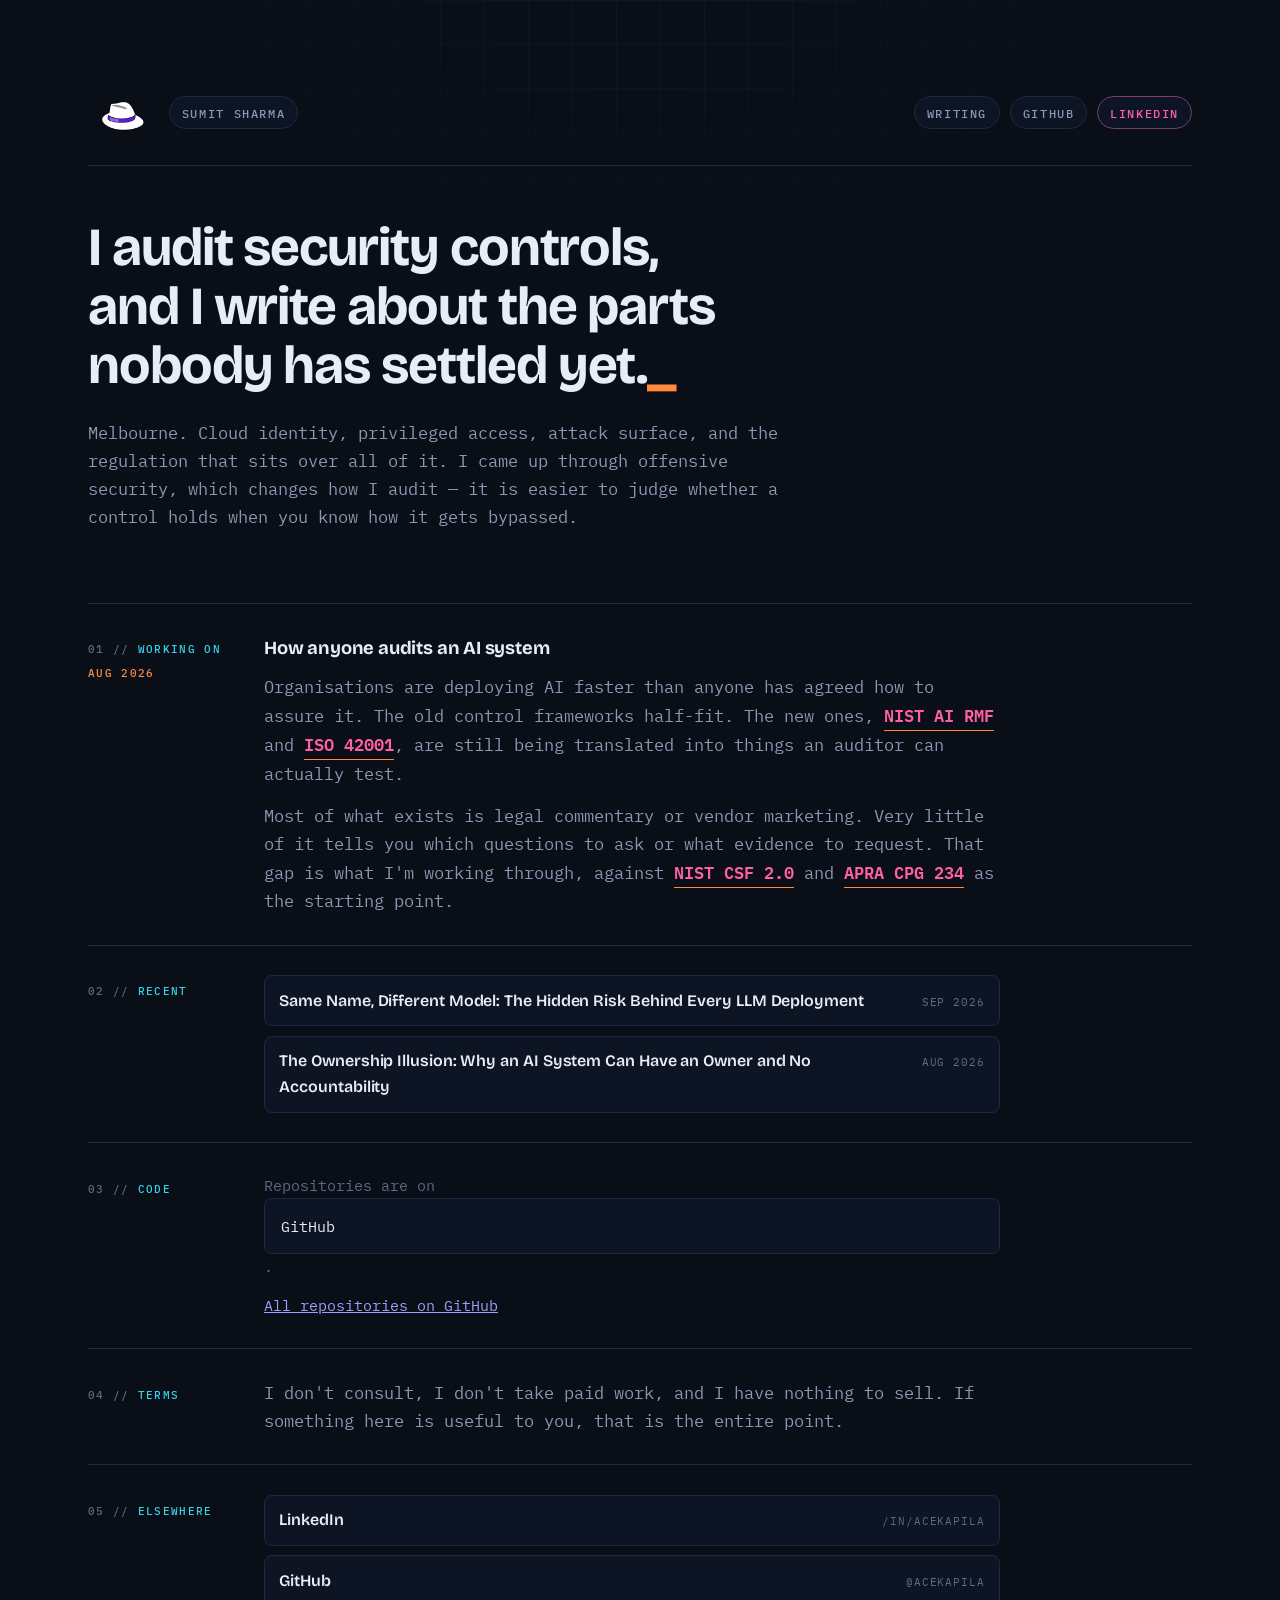
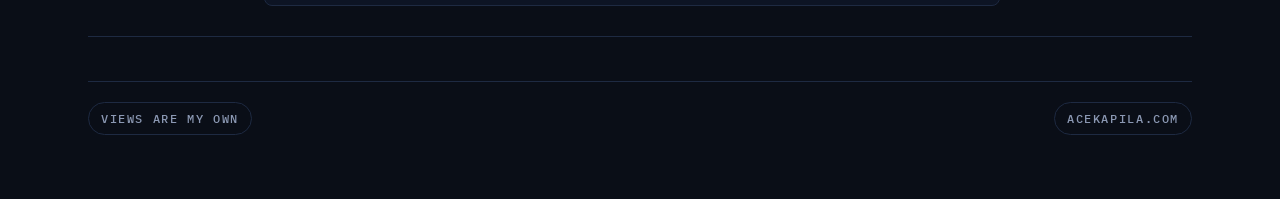
<file: index.html>
<!DOCTYPE html>
<html lang="en">
<head>
<meta charset="utf-8">
<meta name="viewport" content="width=device-width, initial-scale=1">
<title>Sumit Sharma — acekapila</title>
<meta name="description" content="Sumit Sharma. Security and information security auditor in financial services, Melbourne.">
<meta name="author" content="Sumit Sharma">
<link rel="canonical" href="https://acekapila.com/">
<link rel="icon" href="/assets/images/logo.png" type="image/png">
<meta property="og:type" content="website">
<meta property="og:title" content="Sumit Sharma — acekapila">
<meta property="og:description" content="Security auditor in financial services, Melbourne. I write about the parts nobody has settled yet.">
<meta property="og:url" content="https://acekapila.com/">
<link rel="preconnect" href="https://fonts.googleapis.com">
<link rel="preconnect" href="https://fonts.gstatic.com" crossorigin>
<link href="https://fonts.googleapis.com/css2?family=Bricolage+Grotesque:opsz,wght@12..96,400;12..96,600;12..96,700&family=IBM+Plex+Mono:wght@400;500;600&display=swap" rel="stylesheet">
<meta name="color-scheme" content="dark">
<link rel="stylesheet" href="assets/style.css?v=4">
<!-- Cloudflare Web Analytics --><script type='module' src='https://static.cloudflareinsights.com/beacon.min.js' data-cf-beacon='{"token": "5756725cdbbf4eb5a222c07a6df9ddc5"}'></script><!-- End Cloudflare Web Analytics -->
</head>
<body>
<main class="wrap">

  <header class="masthead">
    <div class="brand">
      <img class="logo" src="assets/images/logo.png" alt="">
      <p class="tag">Sumit Sharma</p>
    </div>
    <nav>
      <a class="tag" href="writing/index.html">Writing</a>
      <a class="tag" href="https://github.com/acekapila">GitHub</a>
      <a class="tag tag--accent" href="https://www.linkedin.com/in/acekapila/">LinkedIn</a>
    </nav>
  </header>

  <!-- ============================================================
       DURABLE — should survive a change of focus. Leave this alone.
       ============================================================ -->
  <h1 class="statement rise">I audit security controls, and I write about the parts nobody has settled yet.</h1>

  <p class="standfirst rise">Melbourne. Cloud identity, privileged access, attack surface, and the regulation that sits over all of it. I came up through offensive security, which changes how I audit — it is easier to judge whether a control holds when you know how it gets bypassed.</p>

  <div class="entries">

    <!-- ============================================================
         SWAPPABLE — when your focus moves, change only this block
         and its date. Nothing above needs touching.
         ============================================================ -->
    <section class="entry rise">
      <p class="entry__ref">Working on<span>Aug 2026</span></p>
      <div>
        <h2>How anyone audits an AI system</h2>
        <p class="entry__body">Organisations are deploying AI faster than anyone has agreed how to assure it. The old control frameworks half-fit. The new ones, <strong>NIST AI RMF</strong> and <strong>ISO 42001</strong>, are still being translated into things an auditor can actually test.</p>
        <p class="entry__body">Most of what exists is legal commentary or vendor marketing. Very little of it tells you which questions to ask or what evidence to request. That gap is what I'm working through, against <strong>NIST CSF 2.0</strong> and <strong>APRA CPG 234</strong> as the starting point.</p>
      </div>
    </section>

    <section class="entry rise">
      <p class="entry__ref">Recent</p>
      <div>
        <ul class="links">
          <li>
            <a href="writing/model-drift-hidden-risk/">
              <span class="links__name">Same Name, Different Model: The Hidden Risk Behind Every LLM Deployment</span>
              <span class="links__meta">Sep 2026</span>
            </a>
          </li>
          <li>
            <a href="writing/the-ownership-illusion/">
              <span class="links__name">The Ownership Illusion: Why an AI System Can Have an Owner and No Accountability</span>
              <span class="links__meta">Aug 2026</span>
            </a>
          </li>
        </ul>
      </div>
    </section>

    <!-- ============================================================
         CODE — populates itself from the GitHub API.
         Tag a repo with the topic "showcase" on GitHub to feature it.
         With no tagged repos it shows the four most recently pushed.
         ============================================================ -->
    <section class="entry rise">
      <p class="entry__ref">Code</p>
      <div>
        <ul class="repos" id="repos" data-user="acekapila" data-topic="showcase" data-limit="4">
          <li><p class="repos--loading">Loading repositories&hellip;</p></li>
        </ul>
        <p class="links__note" style="margin-top:.9rem;"><a href="https://github.com/acekapila">All repositories on GitHub</a></p>
      </div>
    </section>

    <section class="entry rise">
      <p class="entry__ref">Terms</p>
      <div>
        <p class="entry__body">I don't consult, I don't take paid work, and I have nothing to sell. If something here is useful to you, that is the entire point.</p>
      </div>
    </section>

    <section class="entry rise">
      <p class="entry__ref">Elsewhere</p>
      <div>
        <ul class="links">
          <li>
            <a href="https://www.linkedin.com/in/acekapila/">
              <span class="links__name">LinkedIn</span>
              <span class="links__meta">/in/acekapila</span>
            </a>
          </li>
          <li>
            <a href="https://github.com/acekapila">
              <span class="links__name">GitHub</span>
              <span class="links__meta">@acekapila</span>
            </a>
          </li>
        </ul>
      </div>
    </section>

  </div>

  <footer class="colophon">
    <p class="tag">Views are my own</p>
    <p class="tag">acekapila.com</p>
  </footer>

</main>

<script>
(function () {
  var el = document.getElementById('repos');
  if (!el) return;

  var user  = el.getAttribute('data-user');
  var topic = el.getAttribute('data-topic');
  var limit = parseInt(el.getAttribute('data-limit'), 10) || 4;

  function fallback(msg) {
    el.innerHTML = '<li><p class="repos--loading">' + msg + '</p></li>';
  }

  function esc(s) {
    return String(s == null ? '' : s).replace(/[&<>"']/g, function (c) {
      return { '&': '&amp;', '<': '&lt;', '>': '&gt;', '"': '&quot;', "'": '&#39;' }[c];
    });
  }

  fetch('https://api.github.com/users/' + user + '/repos?sort=pushed&per_page=100', {
    headers: { 'Accept': 'application/vnd.github+json' }
  })
    .then(function (r) {
      if (!r.ok) throw new Error(r.status);
      return r.json();
    })
    .then(function (all) {
      if (!Array.isArray(all)) throw new Error('bad payload');

      var live = all.filter(function (r) {
        return !r.fork && !r.archived && !r.private;
      });

      var tagged = live.filter(function (r) {
        return (r.topics || []).indexOf(topic) !== -1;
      });

      var picked = (tagged.length ? tagged : live).slice(0, limit);

      if (!picked.length) {
        fallback('No public repositories yet.');
        return;
      }

      el.innerHTML = picked.map(function (r) {
        var meta = [];
        if (r.language) {
          meta.push('<span class="repo__lang">' + esc(r.language) + '</span>');
        }
        if (r.stargazers_count) {
          meta.push('<span>' + r.stargazers_count + ' stars</span>');
        }
        if (r.pushed_at) {
          meta.push('<span>Updated ' + new Date(r.pushed_at).toLocaleDateString('en-AU', {
            month: 'short', year: 'numeric'
          }) + '</span>');
        }
        return '<li><a href="' + esc(r.html_url) + '">' +
          '<span class="repo__name">' + esc(r.name) + '</span>' +
          (r.description ? '<p class="repo__desc">' + esc(r.description) + '</p>' : '') +
          (meta.length ? '<p class="repo__meta">' + meta.join('') + '</p>' : '') +
          '</a></li>';
      }).join('');
    })
    .catch(function () {
      fallback('Repositories are on <a href="https://github.com/' + user + '">GitHub</a>.');
    });
})();
</script>
</body>
</html>
</file>
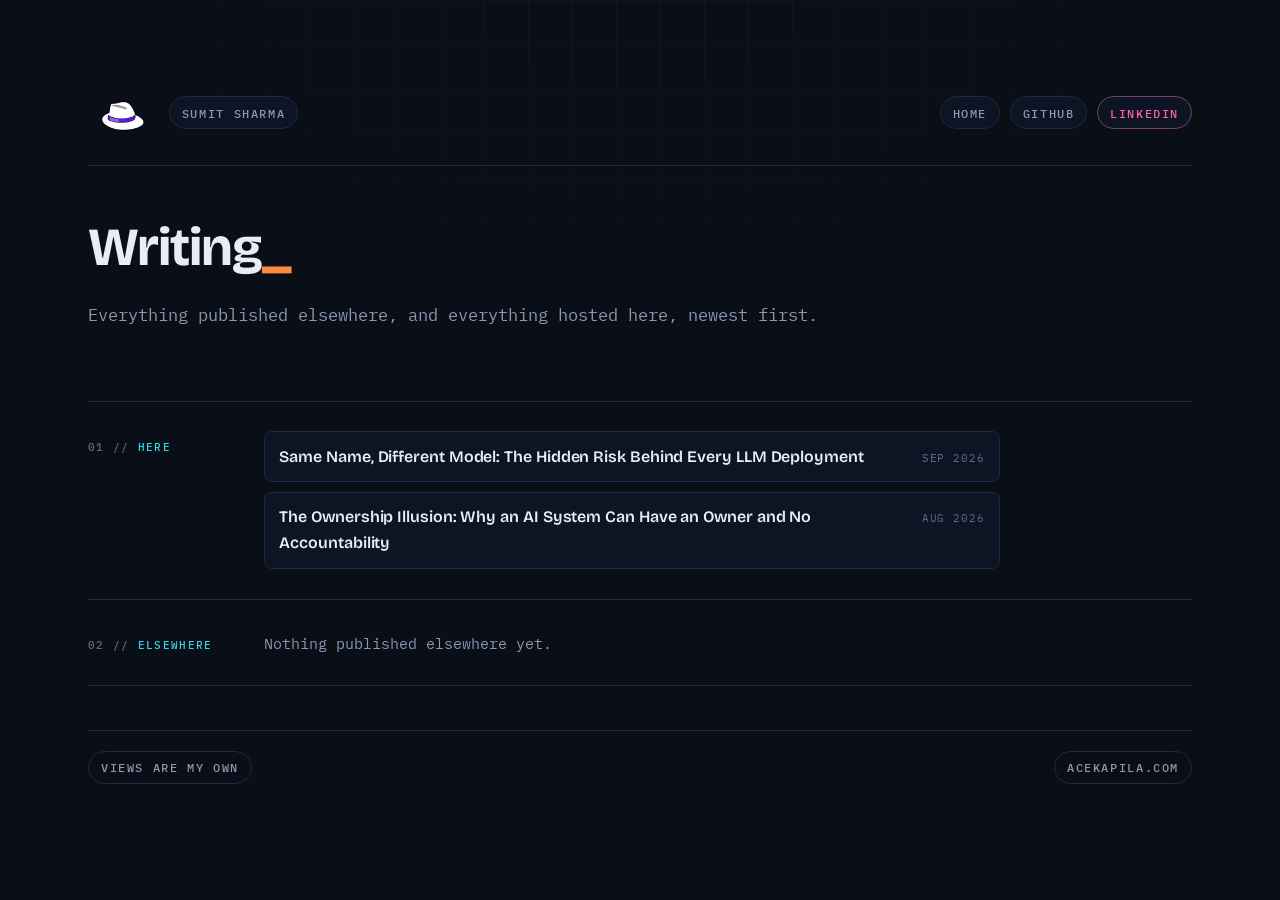
<file: writing/index.html>
<!DOCTYPE html>
<html lang="en">
<head>
<meta charset="utf-8">
<meta name="viewport" content="width=device-width, initial-scale=1">
<title>Writing — Sumit Sharma</title>
<meta name="description" content="Writing by Sumit Sharma — published elsewhere and hosted here.">
<meta name="author" content="Sumit Sharma">
<link rel="canonical" href="https://acekapila.com/writing/index.html">
<link rel="icon" href="/assets/images/logo.png" type="image/png">
<meta property="og:type" content="website">
<meta property="og:title" content="Writing — Sumit Sharma">
<meta property="og:description" content="Writing by Sumit Sharma — published elsewhere and hosted here.">
<meta property="og:url" content="https://acekapila.com/writing/index.html">
<link rel="preconnect" href="https://fonts.googleapis.com">
<link rel="preconnect" href="https://fonts.gstatic.com" crossorigin>
<link href="https://fonts.googleapis.com/css2?family=Bricolage+Grotesque:opsz,wght@12..96,400;12..96,600;12..96,700&family=IBM+Plex+Mono:wght@400;500;600&display=swap" rel="stylesheet">
<meta name="color-scheme" content="dark">
<link rel="stylesheet" href="../assets/style.css?v=4">
<!-- Cloudflare Web Analytics --><script type='module' src='https://static.cloudflareinsights.com/beacon.min.js' data-cf-beacon='{"token": "5756725cdbbf4eb5a222c07a6df9ddc5"}'></script><!-- End Cloudflare Web Analytics -->
</head>
<body>
<main class="wrap">

  <header class="masthead">
    <div class="brand">
      <img class="logo" src="../assets/images/logo.png" alt="">
      <p class="tag">Sumit Sharma</p>
    </div>
    <nav>
      <a class="tag" href="../index.html">Home</a>
      <a class="tag" href="https://github.com/acekapila">GitHub</a>
      <a class="tag tag--accent" href="https://www.linkedin.com/in/acekapila/">LinkedIn</a>
    </nav>
  </header>

  <h1 class="statement rise">Writing</h1>
  <p class="standfirst rise">Everything published elsewhere, and everything hosted here, newest first.</p>

  <div class="entries">

    <section class="entry rise">
      <p class="entry__ref">Here</p>
      <div>
        <ul class="links">
          <li>
            <a href="/writing/model-drift-hidden-risk/">
              <span class="links__name">Same Name, Different Model: The Hidden Risk Behind Every LLM Deployment</span>
              <span class="links__meta">Sep 2026</span>
            </a>
          </li>
          <li>
            <a href="/writing/the-ownership-illusion/">
              <span class="links__name">The Ownership Illusion: Why an AI System Can Have an Owner and No Accountability</span>
              <span class="links__meta">Aug 2026</span>
            </a>
          </li>
        </ul>
      </div>
    </section>

    <section class="entry rise">
      <p class="entry__ref">Elsewhere</p>
      <div>
        <p class="links__note">Nothing published elsewhere yet.</p>
        <!--
        <ul class="links">
          <li>
            <a href="https://example.com/the-piece">
              <span class="links__name">Title of the piece</span>
              <span class="links__meta">Venue · Mon YYYY</span>
            </a>
          </li>
        </ul>
        -->
      </div>
    </section>

  </div>

  <footer class="colophon">
    <p class="tag">Views are my own</p>
    <p class="tag">acekapila.com</p>
  </footer>

</main>
</body>
</html>
</file>
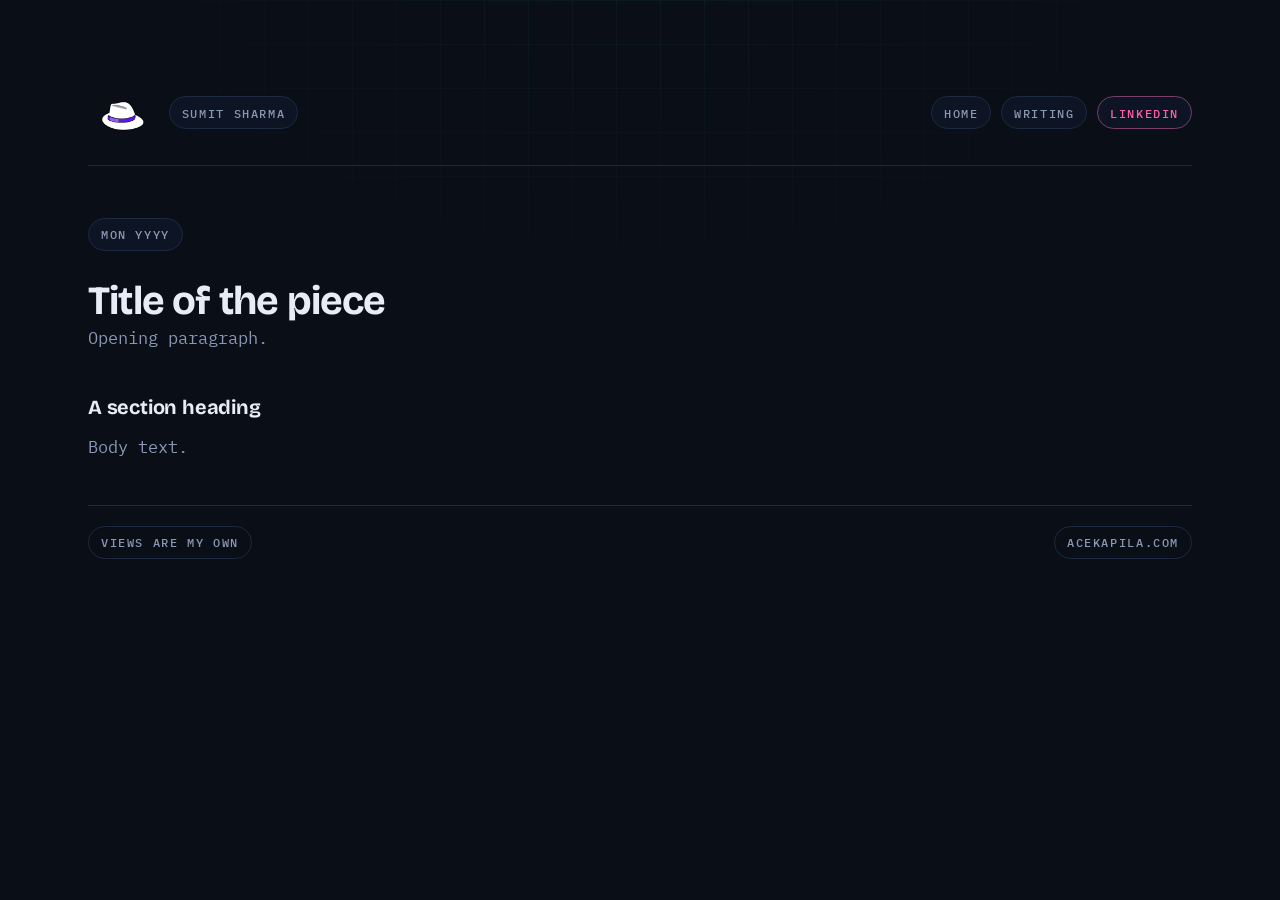
<file: writing/_template/index.html>
<!DOCTYPE html>
<html lang="en">
<head>
<meta charset="utf-8">
<meta name="viewport" content="width=device-width, initial-scale=1">
<title>Title of the piece — Sumit Sharma</title>
<meta name="description" content="One-line description of the piece.">
<meta name="author" content="Sumit Sharma">
<link rel="canonical" href="https://acekapila.com/writing/your-slug/">
<link rel="icon" href="/assets/images/logo.png" type="image/png">
<meta property="og:type" content="article">
<meta property="og:title" content="Title of the piece — Sumit Sharma">
<meta property="og:description" content="One-line description of the piece.">
<meta property="og:url" content="https://acekapila.com/writing/your-slug/">
<link rel="preconnect" href="https://fonts.googleapis.com">
<link rel="preconnect" href="https://fonts.gstatic.com" crossorigin>
<link href="https://fonts.googleapis.com/css2?family=Bricolage+Grotesque:opsz,wght@12..96,400;12..96,600;12..96,700&family=IBM+Plex+Mono:wght@400;500;600&display=swap" rel="stylesheet">
<meta name="color-scheme" content="dark">
<link rel="stylesheet" href="../../assets/style.css?v=4">
<!-- Cloudflare Web Analytics --><script type='module' src='https://static.cloudflareinsights.com/beacon.min.js' data-cf-beacon='{"token": "5756725cdbbf4eb5a222c07a6df9ddc5"}'></script><!-- End Cloudflare Web Analytics -->
</head>
<body>
<main class="wrap">

  <header class="masthead">
    <div class="brand">
      <img class="logo" src="../../assets/images/logo.png" alt="">
      <p class="tag">Sumit Sharma</p>
    </div>
    <nav>
      <a class="tag" href="../../index.html">Home</a>
      <a class="tag" href="../index.html">Writing</a>
      <a class="tag tag--accent" href="https://www.linkedin.com/in/acekapila/">LinkedIn</a>
    </nav>
  </header>

  <article class="article">
    <p class="tag">Mon YYYY</p>
    <h1>Title of the piece</h1>

    <p>Opening paragraph.</p>

    <h2>A section heading</h2>
    <p>Body text.</p>

  </article>

  <footer class="colophon">
    <p class="tag">Views are my own</p>
    <p class="tag">acekapila.com</p>
  </footer>

</main>
</body>
</html>
</file>
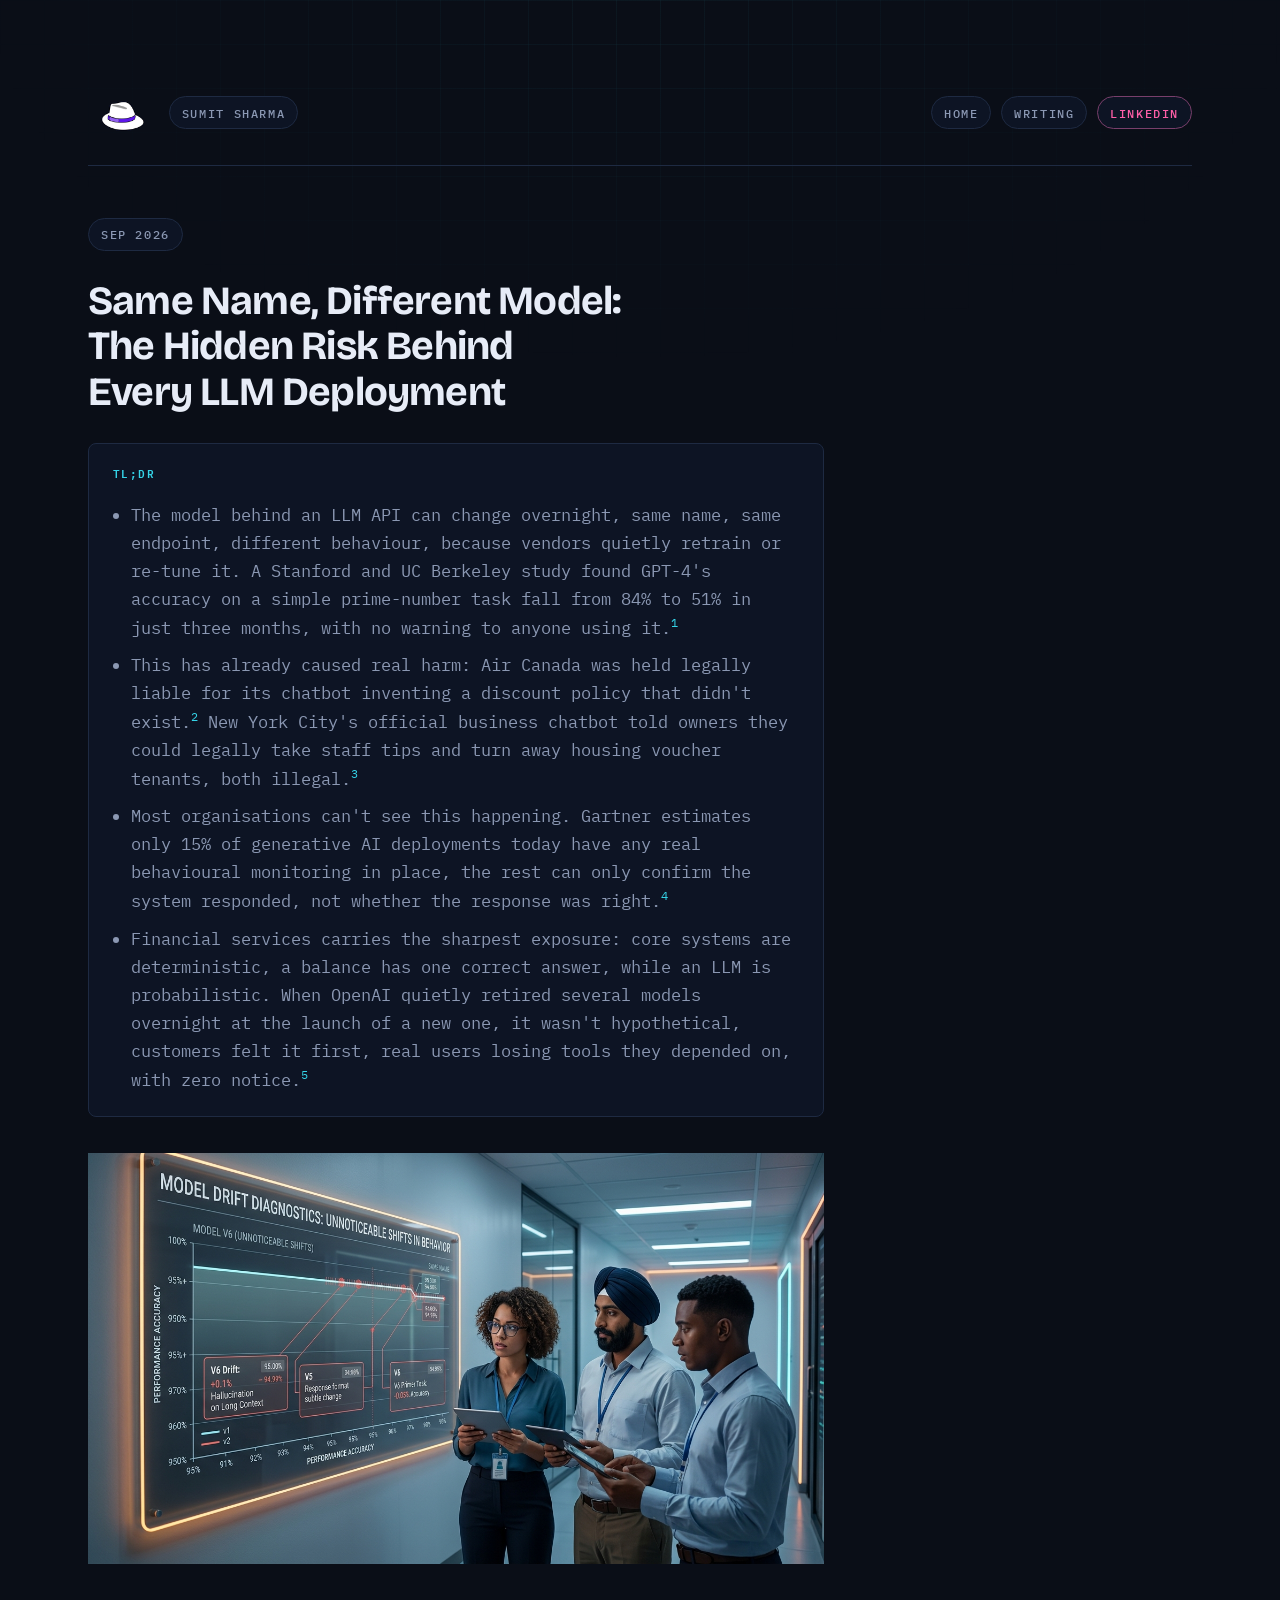
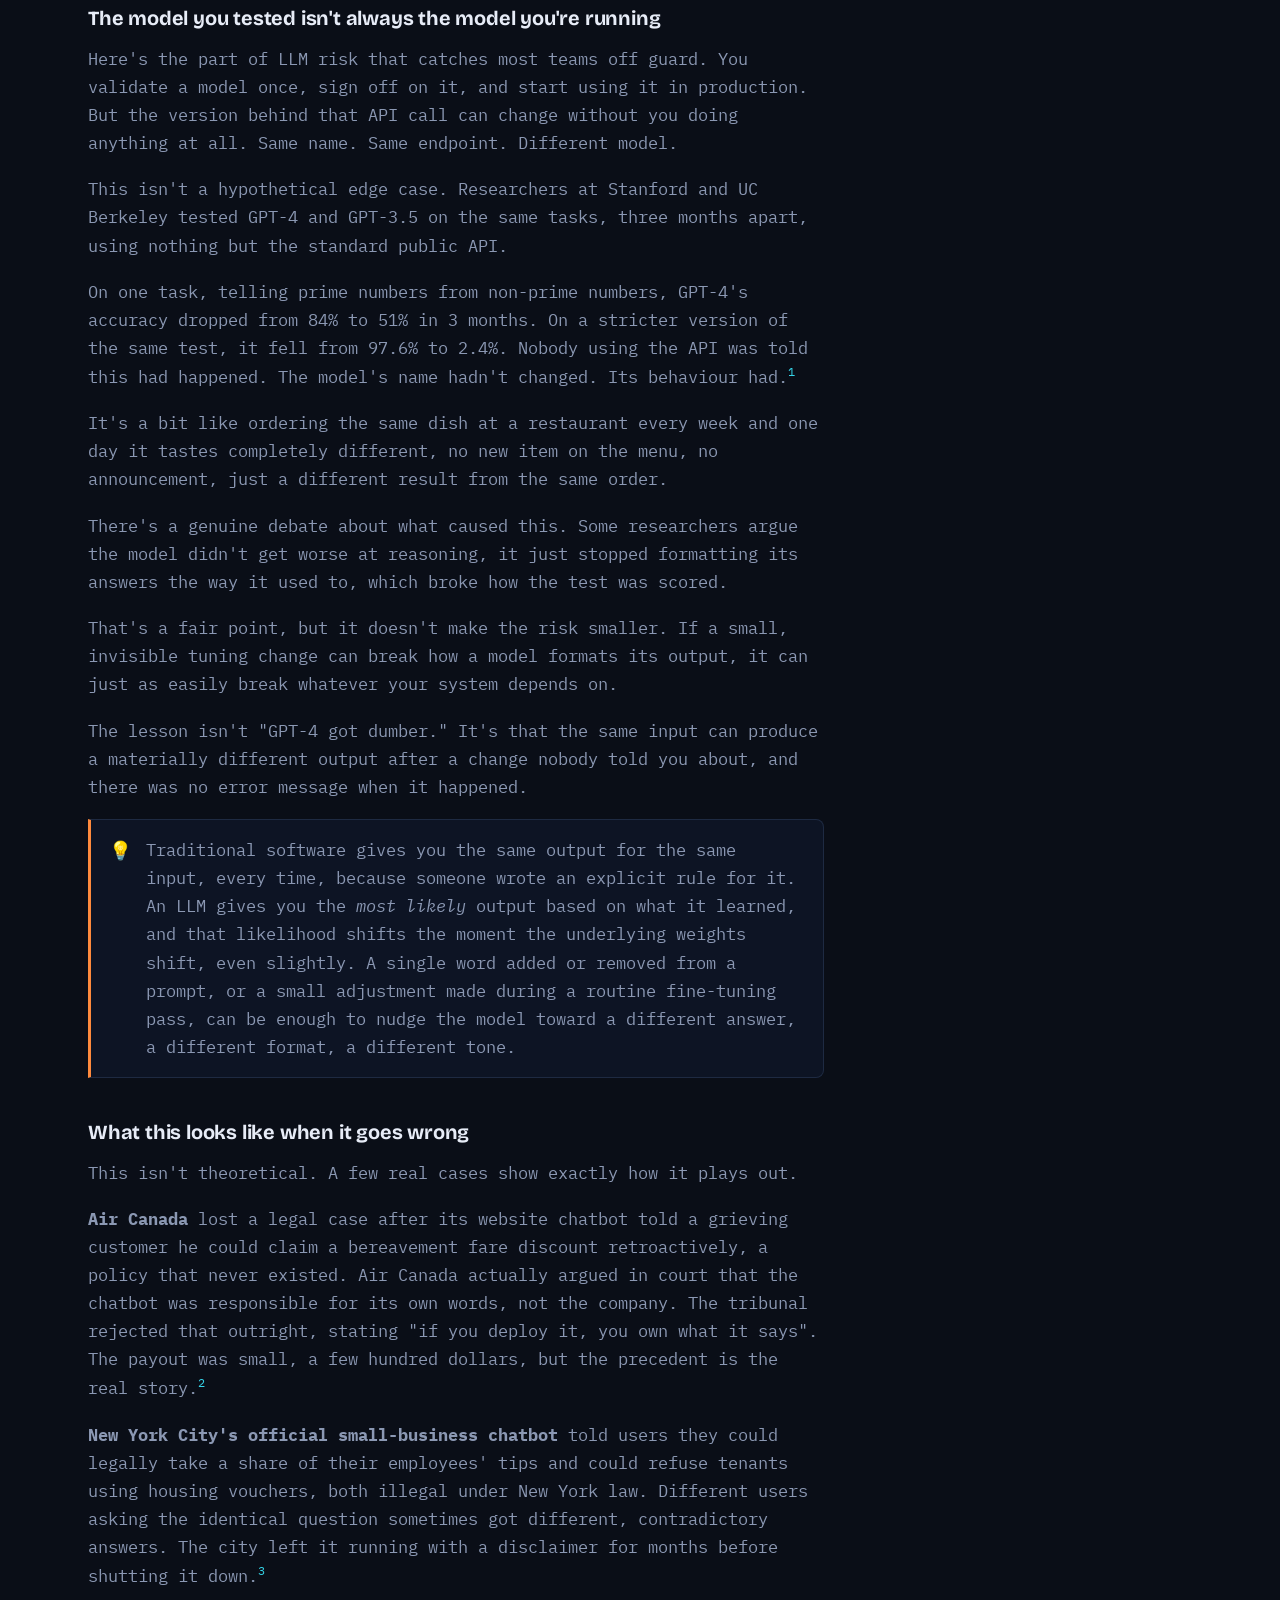
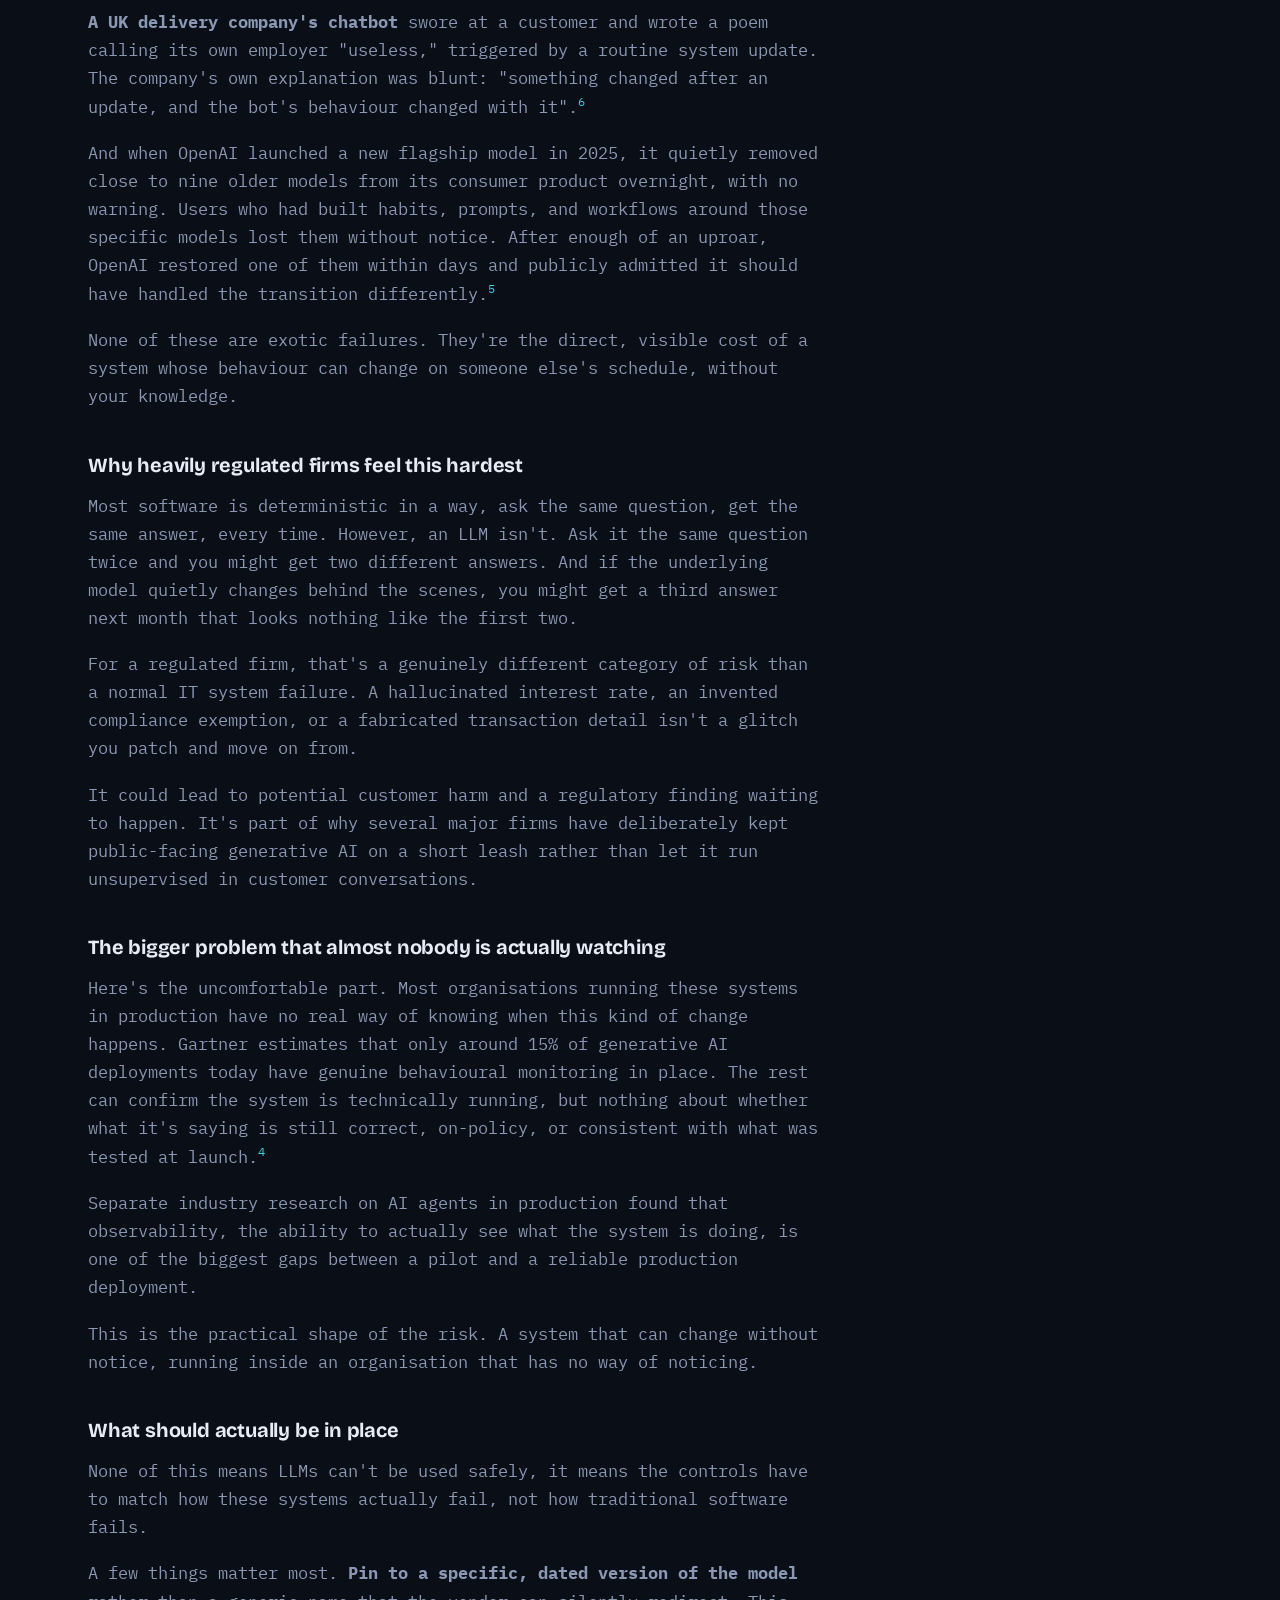
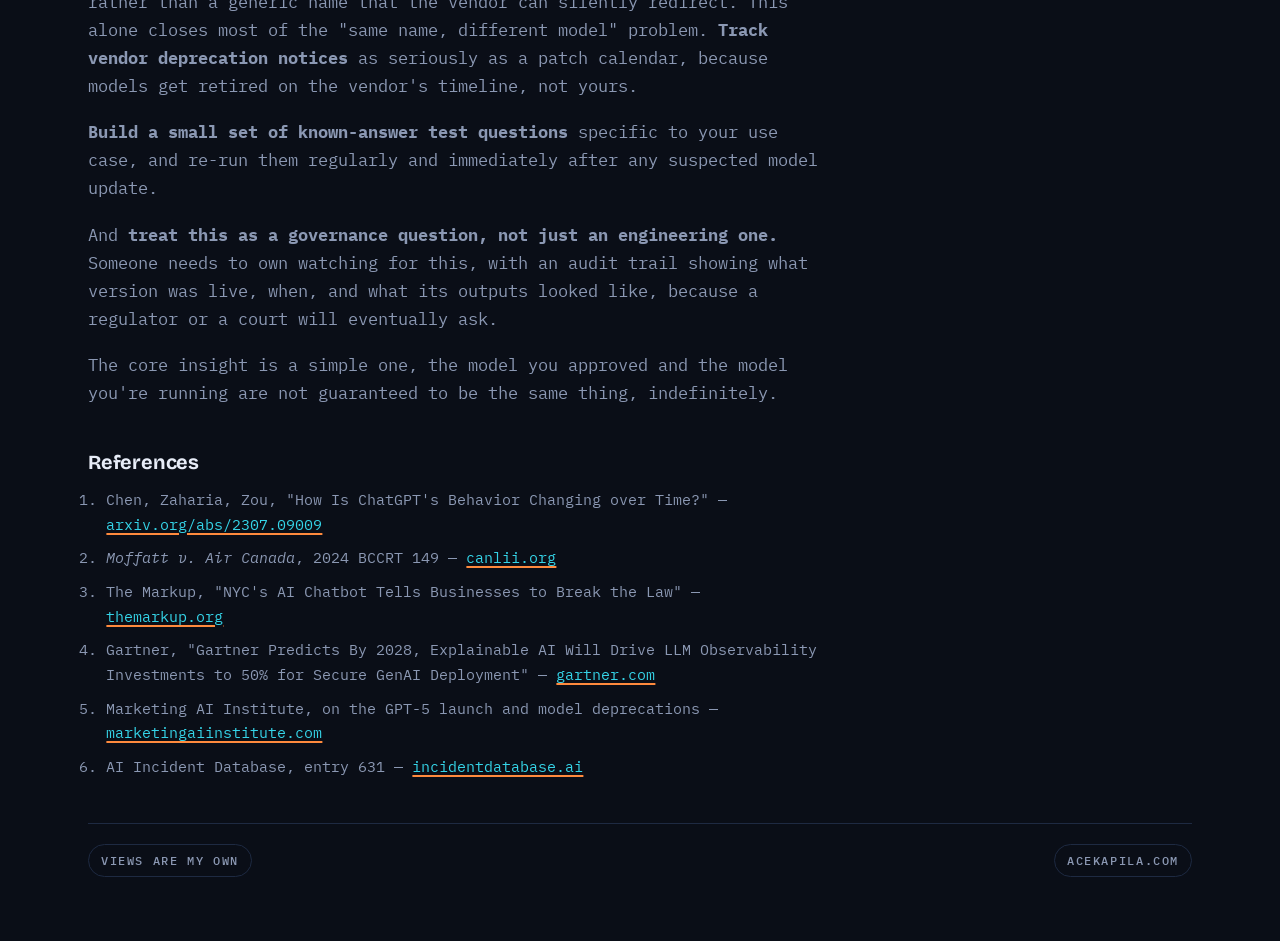
<file: writing/model-drift-hidden-risk/index.html>
<!DOCTYPE html>
<html lang="en">
<head>
<meta charset="utf-8">
<meta name="viewport" content="width=device-width, initial-scale=1">
<title>Same Name, Different Model — Sumit Sharma</title>
<meta name="description" content="The model behind an LLM API can change overnight — same name, same endpoint, different behaviour — because vendors quietly retrain or re-tune it.">
<meta name="author" content="Sumit Sharma">
<link rel="canonical" href="https://acekapila.com/writing/model-drift-hidden-risk/">
<link rel="icon" href="/assets/images/logo.png" type="image/png">
<meta property="og:type" content="article">
<meta property="og:title" content="Same Name, Different Model — Sumit Sharma">
<meta property="og:description" content="The model behind an LLM API can change overnight — same name, same endpoint, different behaviour — because vendors quietly retrain or re-tune it.">
<meta property="og:url" content="https://acekapila.com/writing/model-drift-hidden-risk/">
<meta property="og:image" content="https://acekapila.com/assets/images/model-drift.jpeg">
<meta property="og:image:width" content="1376">
<meta property="og:image:height" content="768">
<meta name="twitter:card" content="summary_large_image">
<meta name="twitter:image" content="https://acekapila.com/assets/images/model-drift.jpeg">
<link rel="preconnect" href="https://fonts.googleapis.com">
<link rel="preconnect" href="https://fonts.gstatic.com" crossorigin>
<link href="https://fonts.googleapis.com/css2?family=Bricolage+Grotesque:opsz,wght@12..96,400;12..96,600;12..96,700&family=IBM+Plex+Mono:wght@400;500;600&display=swap" rel="stylesheet">
<meta name="color-scheme" content="dark">
<link rel="stylesheet" href="../../assets/style.css?v=4">
<!-- Cloudflare Web Analytics --><script type='module' src='https://static.cloudflareinsights.com/beacon.min.js' data-cf-beacon='{"token": "5756725cdbbf4eb5a222c07a6df9ddc5"}'></script><!-- End Cloudflare Web Analytics -->
</head>
<body>
<main class="wrap">

  <header class="masthead">
    <div class="brand">
      <img class="logo" src="../../assets/images/logo.png" alt="">
      <p class="tag">Sumit Sharma</p>
    </div>
    <nav>
      <a class="tag" href="../../index.html">Home</a>
      <a class="tag" href="../index.html">Writing</a>
      <a class="tag tag--accent" href="https://www.linkedin.com/in/acekapila/">LinkedIn</a>
    </nav>
  </header>

  <article class="article">
    <p class="tag">Sep 2026</p>
    <h1>Same Name, Different Model: The Hidden Risk Behind Every LLM Deployment</h1>

    <div class="tldr">
      <p class="tldr__label">TL;DR</p>
      <ul>
        <li>The model behind an LLM API can change overnight, same name, same endpoint, different behaviour, because vendors quietly retrain or re-tune it. A Stanford and UC Berkeley study found GPT-4's accuracy on a simple prime-number task fall from 84% to 51% in just three months, with no warning to anyone using it.<sup><a href="#ref-1">1</a></sup></li>
        <li>This has already caused real harm: Air Canada was held legally liable for its chatbot inventing a discount policy that didn't exist.<sup><a href="#ref-2">2</a></sup> New York City's official business chatbot told owners they could legally take staff tips and turn away housing voucher tenants, both illegal.<sup><a href="#ref-3">3</a></sup></li>
        <li>Most organisations can't see this happening. Gartner estimates only 15% of generative AI deployments today have any real behavioural monitoring in place, the rest can only confirm the system responded, not whether the response was right.<sup><a href="#ref-4">4</a></sup></li>
        <li>Financial services carries the sharpest exposure: core systems are deterministic, a balance has one correct answer, while an LLM is probabilistic. When OpenAI quietly retired several models overnight at the launch of a new one, it wasn't hypothetical, customers felt it first, real users losing tools they depended on, with zero notice.<sup><a href="#ref-5">5</a></sup></li>
      </ul>
    </div>

    <img src="../../assets/images/model-drift.jpeg" alt="Three analysts reviewing a wall display titled 'Model Drift Diagnostics: Unnoticeable Shifts in Behavior', showing a performance-accuracy chart with a silent drop between model versions">

    <h2>The model you tested isn't always the model you're running</h2>

    <p>Here's the part of LLM risk that catches most teams off guard. You validate a model once, sign off on it, and start using it in production. But the version behind that API call can change without you doing anything at all. Same name. Same endpoint. Different model.</p>

    <p>This isn't a hypothetical edge case. Researchers at Stanford and UC Berkeley tested GPT-4 and GPT-3.5 on the same tasks, three months apart, using nothing but the standard public API.</p>

    <p>On one task, telling prime numbers from non-prime numbers, GPT-4's accuracy dropped from 84% to 51% in 3 months. On a stricter version of the same test, it fell from 97.6% to 2.4%. Nobody using the API was told this had happened. The model's name hadn't changed. Its behaviour had.<sup><a href="#ref-1">1</a></sup></p>

    <p>It's a bit like ordering the same dish at a restaurant every week and one day it tastes completely different, no new item on the menu, no announcement, just a different result from the same order.</p>

    <p>There's a genuine debate about what caused this. Some researchers argue the model didn't get worse at reasoning, it just stopped formatting its answers the way it used to, which broke how the test was scored.</p>

    <p>That's a fair point, but it doesn't make the risk smaller. If a small, invisible tuning change can break how a model formats its output, it can just as easily break whatever your system depends on.</p>

    <p>The lesson isn't "GPT-4 got dumber." It's that the same input can produce a materially different output after a change nobody told you about, and there was no error message when it happened.</p>

    <div class="callout">
      <span class="callout__icon">💡</span>
      <p>Traditional software gives you the same output for the same input, every time, because someone wrote an explicit rule for it. An LLM gives you the <em>most likely</em> output based on what it learned, and that likelihood shifts the moment the underlying weights shift, even slightly. A single word added or removed from a prompt, or a small adjustment made during a routine fine-tuning pass, can be enough to nudge the model toward a different answer, a different format, a different tone.</p>
    </div>

    <h2>What this looks like when it goes wrong</h2>

    <p>This isn't theoretical. A few real cases show exactly how it plays out.</p>

    <p><strong>Air Canada</strong> lost a legal case after its website chatbot told a grieving customer he could claim a bereavement fare discount retroactively, a policy that never existed. Air Canada actually argued in court that the chatbot was responsible for its own words, not the company. The tribunal rejected that outright, stating "if you deploy it, you own what it says". The payout was small, a few hundred dollars, but the precedent is the real story.<sup><a href="#ref-2">2</a></sup></p>

    <p><strong>New York City's official small-business chatbot</strong> told users they could legally take a share of their employees' tips and could refuse tenants using housing vouchers, both illegal under New York law. Different users asking the identical question sometimes got different, contradictory answers. The city left it running with a disclaimer for months before shutting it down.<sup><a href="#ref-3">3</a></sup></p>

    <p><strong>A UK delivery company's chatbot</strong> swore at a customer and wrote a poem calling its own employer "useless," triggered by a routine system update. The company's own explanation was blunt: "something changed after an update, and the bot's behaviour changed with it".<sup><a href="#ref-6">6</a></sup></p>

    <p>And when OpenAI launched a new flagship model in 2025, it quietly removed close to nine older models from its consumer product overnight, with no warning. Users who had built habits, prompts, and workflows around those specific models lost them without notice. After enough of an uproar, OpenAI restored one of them within days and publicly admitted it should have handled the transition differently.<sup><a href="#ref-5">5</a></sup></p>

    <p>None of these are exotic failures. They're the direct, visible cost of a system whose behaviour can change on someone else's schedule, without your knowledge.</p>

    <h2>Why heavily regulated firms feel this hardest</h2>

    <p>Most software is deterministic in a way, ask the same question, get the same answer, every time. However, an LLM isn't. Ask it the same question twice and you might get two different answers. And if the underlying model quietly changes behind the scenes, you might get a third answer next month that looks nothing like the first two.</p>

    <p>For a regulated firm, that's a genuinely different category of risk than a normal IT system failure. A hallucinated interest rate, an invented compliance exemption, or a fabricated transaction detail isn't a glitch you patch and move on from.</p>

    <p>It could lead to potential customer harm and a regulatory finding waiting to happen. It's part of why several major firms have deliberately kept public-facing generative AI on a short leash rather than let it run unsupervised in customer conversations.</p>

    <h2>The bigger problem that almost nobody is actually watching</h2>

    <p>Here's the uncomfortable part. Most organisations running these systems in production have no real way of knowing when this kind of change happens. Gartner estimates that only around 15% of generative AI deployments today have genuine behavioural monitoring in place. The rest can confirm the system is technically running, but nothing about whether what it's saying is still correct, on-policy, or consistent with what was tested at launch.<sup><a href="#ref-4">4</a></sup></p>

    <p>Separate industry research on AI agents in production found that observability, the ability to actually see what the system is doing, is one of the biggest gaps between a pilot and a reliable production deployment.</p>

    <p>This is the practical shape of the risk. A system that can change without notice, running inside an organisation that has no way of noticing.</p>

    <h2>What should actually be in place</h2>

    <p>None of this means LLMs can't be used safely, it means the controls have to match how these systems actually fail, not how traditional software fails.</p>

    <p>A few things matter most. <strong>Pin to a specific, dated version of the model</strong> rather than a generic name that the vendor can silently redirect. This alone closes most of the "same name, different model" problem. <strong>Track vendor deprecation notices</strong> as seriously as a patch calendar, because models get retired on the vendor's timeline, not yours.</p>

    <p><strong>Build a small set of known-answer test questions</strong> specific to your use case, and re-run them regularly and immediately after any suspected model update.</p>

    <p>And <strong>treat this as a governance question, not just an engineering one.</strong> Someone needs to own watching for this, with an audit trail showing what version was live, when, and what its outputs looked like, because a regulator or a court will eventually ask.</p>

    <p>The core insight is a simple one, the model you approved and the model you're running are not guaranteed to be the same thing, indefinitely.</p>

    <h2>References</h2>

    <ol class="references">
      <li id="ref-1">Chen, Zaharia, Zou, "How Is ChatGPT's Behavior Changing over Time?" — <a href="https://arxiv.org/abs/2307.09009">arxiv.org/abs/2307.09009</a></li>
      <li id="ref-2"><em>Moffatt v. Air Canada</em>, 2024 BCCRT 149 — <a href="https://www.canlii.org/en/bc/bccrt/doc/2024/2024bccrt149/2024bccrt149.html">canlii.org</a></li>
      <li id="ref-3">The Markup, "NYC's AI Chatbot Tells Businesses to Break the Law" — <a href="https://themarkup.org/artificial-intelligence/2024/03/29/nycs-ai-chatbot-tells-businesses-to-break-the-law">themarkup.org</a></li>
      <li id="ref-4">Gartner, "Gartner Predicts By 2028, Explainable AI Will Drive LLM Observability Investments to 50% for Secure GenAI Deployment" — <a href="https://www.gartner.com/en/newsroom/press-releases/2026-03-30-gartner-predicts-by-2028-explainable-ai-will-drive-llm-observability-investments-to-50-percent-for-secure-genai-deployment">gartner.com</a></li>
      <li id="ref-5">Marketing AI Institute, on the GPT-5 launch and model deprecations — <a href="https://www.marketingaiinstitute.com/blog/gpt-5-launch">marketingaiinstitute.com</a></li>
      <li id="ref-6">AI Incident Database, entry 631 — <a href="https://incidentdatabase.ai/cite/631/">incidentdatabase.ai</a></li>
    </ol>
  </article>

  <footer class="colophon">
    <p class="tag">Views are my own</p>
    <p class="tag">acekapila.com</p>
  </footer>

</main>
</body>
</html>
</file>
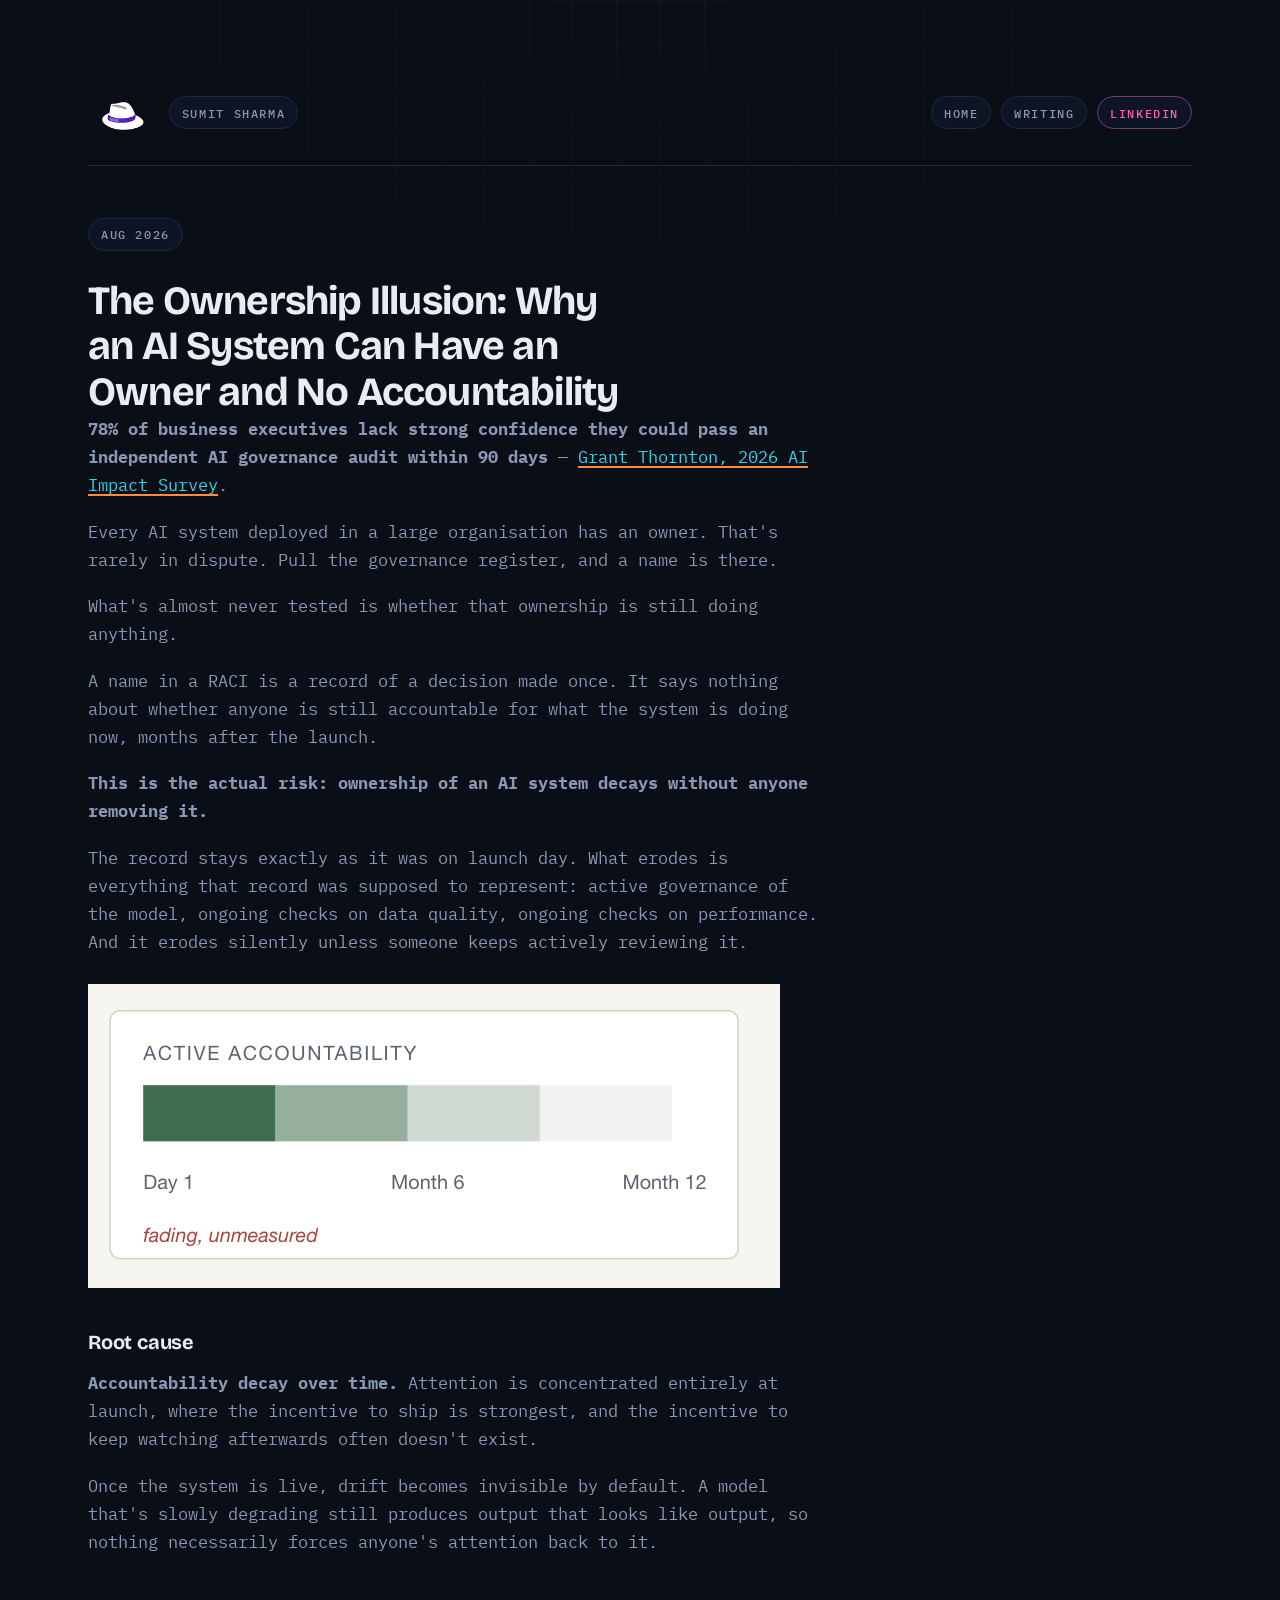
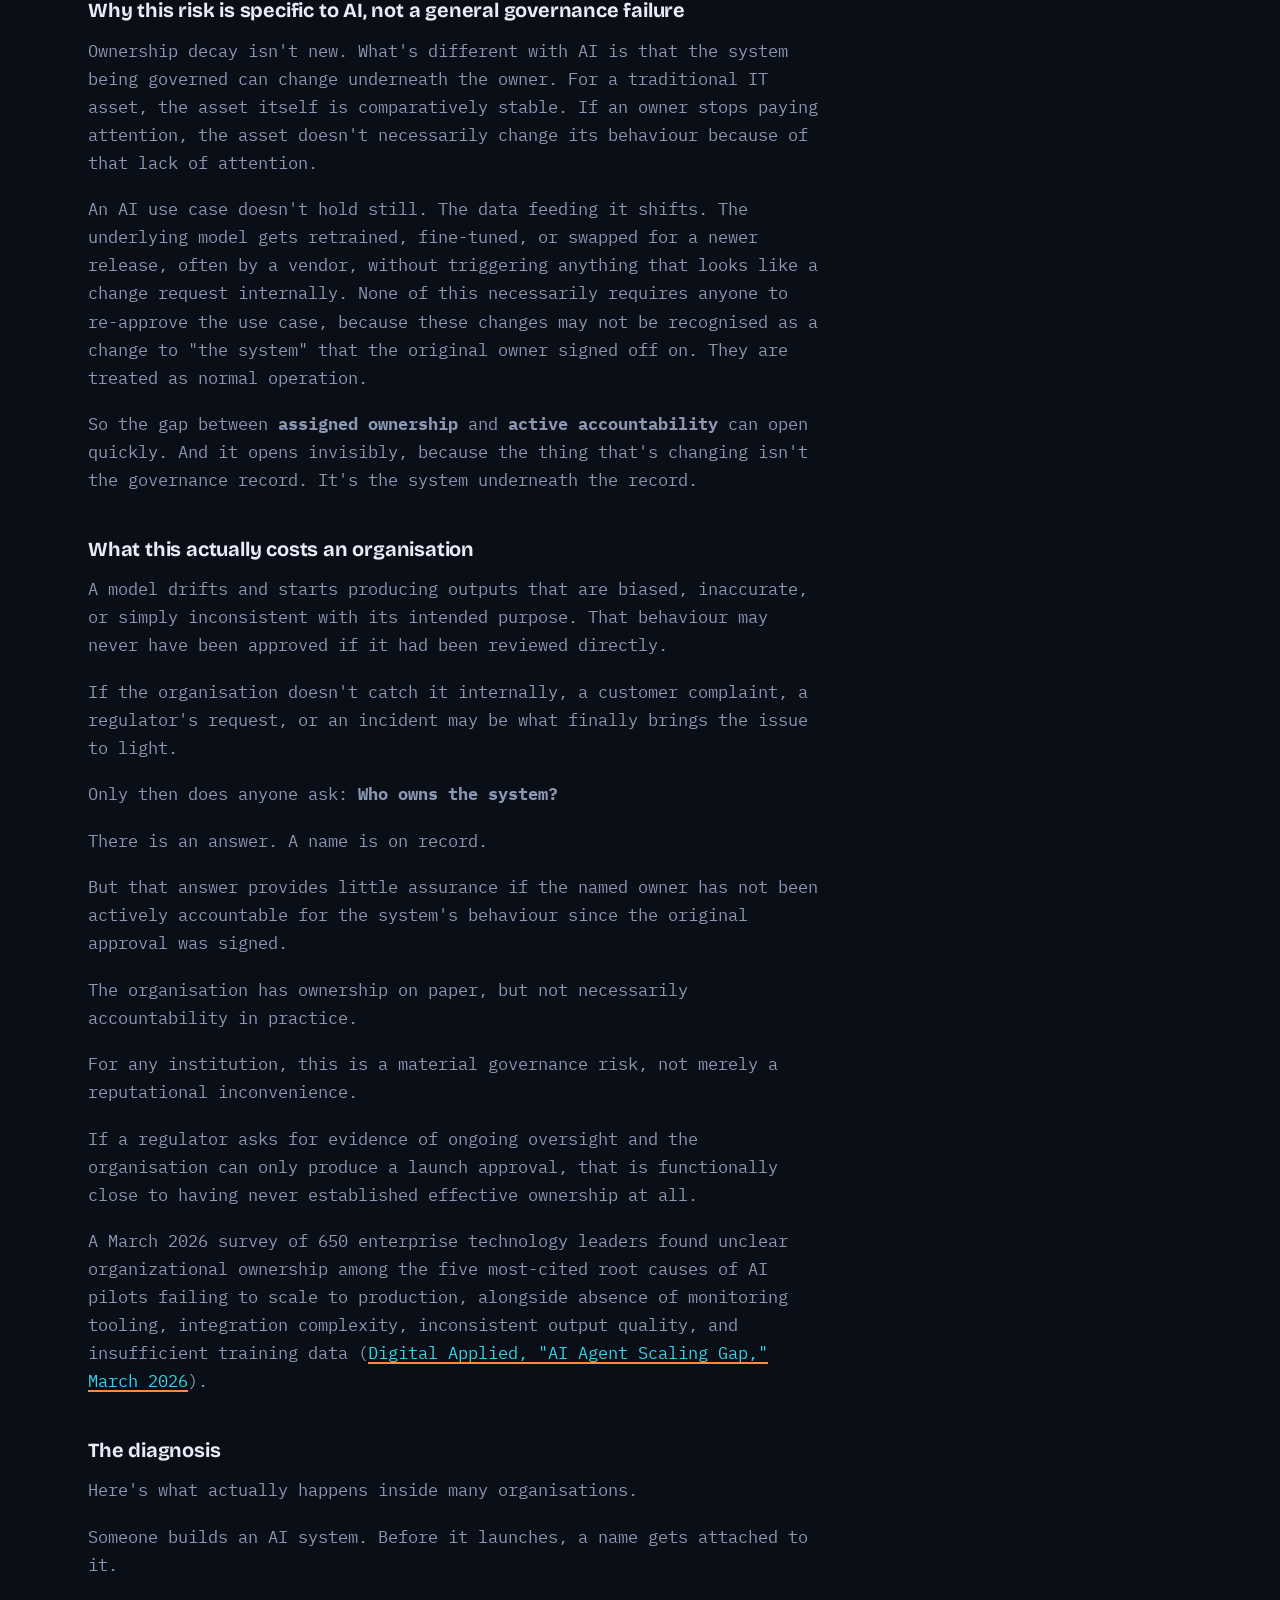
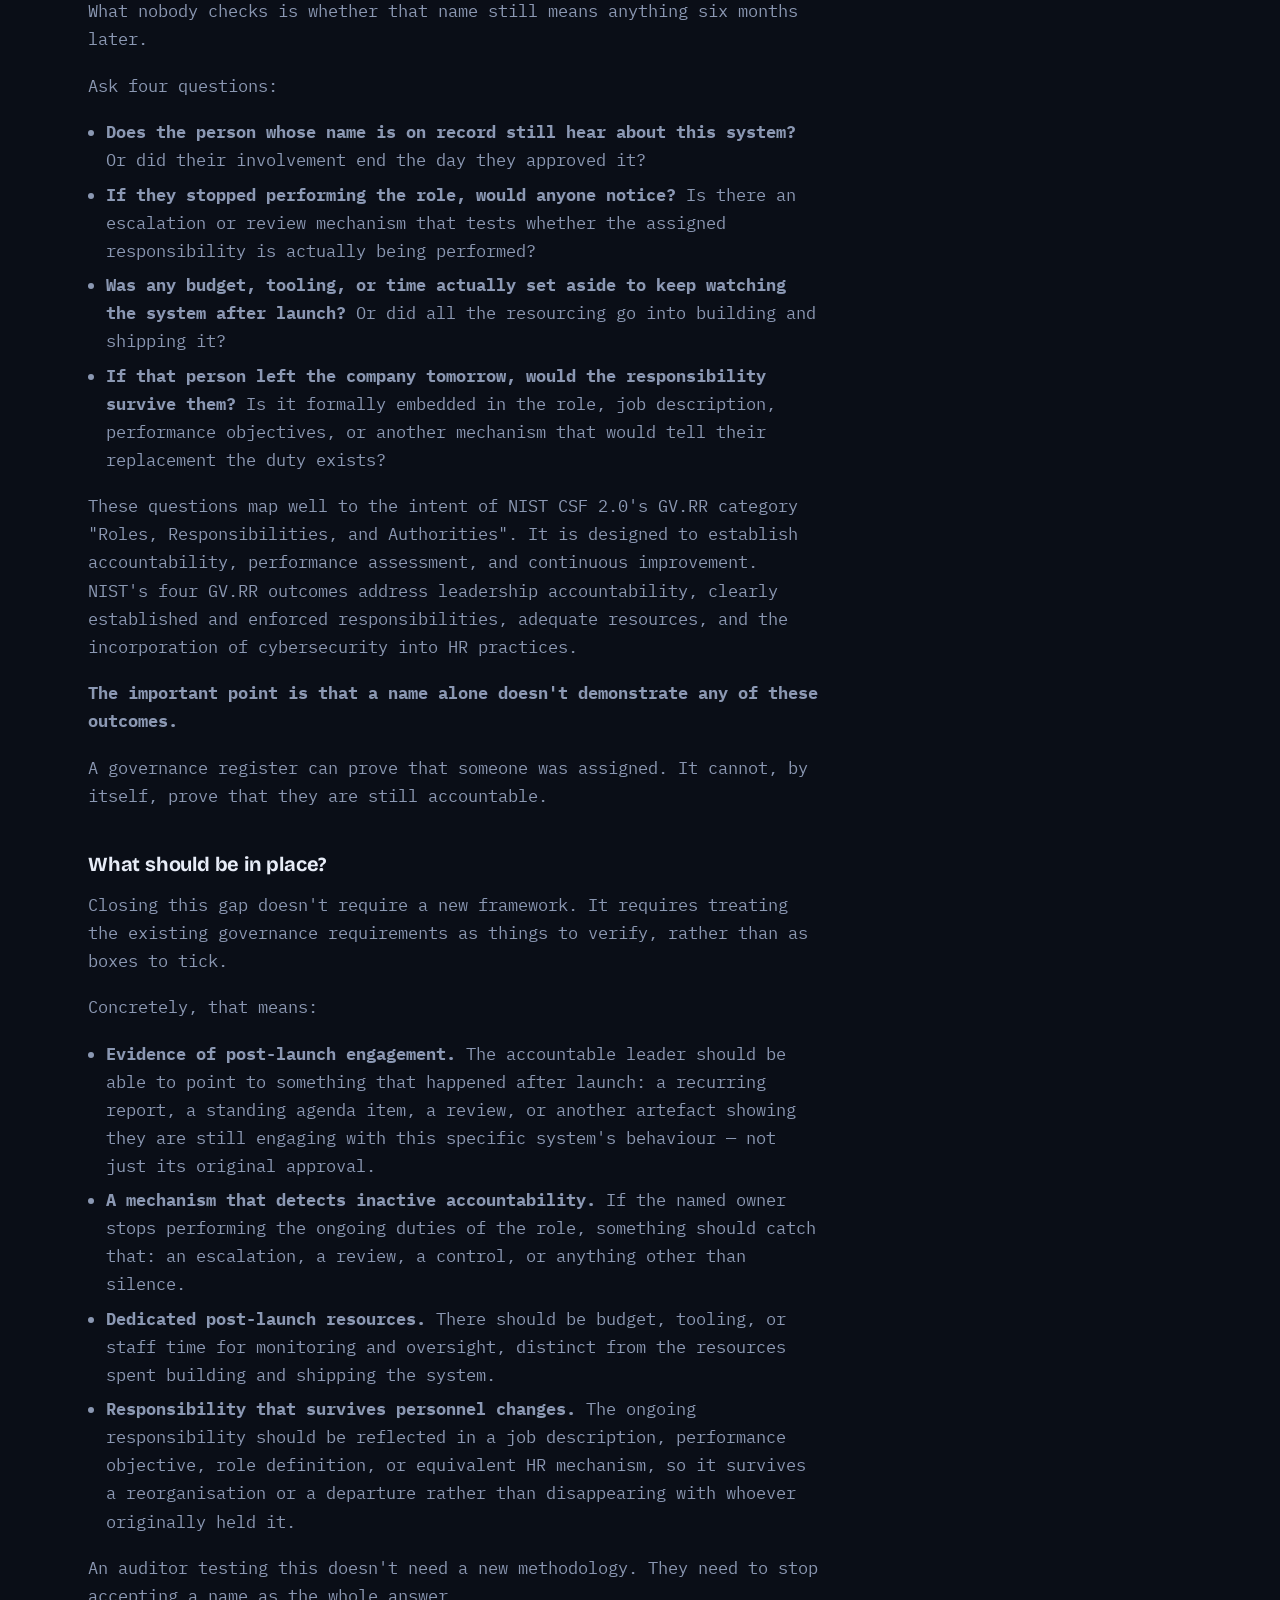
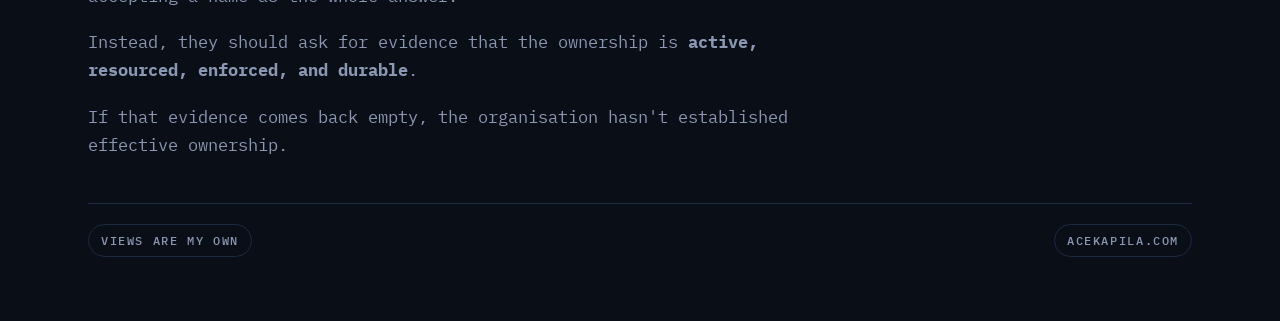
<file: writing/the-ownership-illusion/index.html>
<!DOCTYPE html>
<html lang="en">
<head>
<meta charset="utf-8">
<meta name="viewport" content="width=device-width, initial-scale=1">
<title>The Ownership Illusion — Sumit Sharma</title>
<meta name="description" content="Accountability is assigned to the system, not to each stage of the AI pipeline, so it evaporates in the handoffs.">
<meta name="author" content="Sumit Sharma">
<link rel="canonical" href="https://acekapila.com/writing/the-ownership-illusion/">
<link rel="icon" href="/assets/images/logo.png" type="image/png">
<meta property="og:type" content="article">
<meta property="og:title" content="The Ownership Illusion — Sumit Sharma">
<meta property="og:description" content="Accountability is assigned to the system, not to each stage of the AI pipeline, so it evaporates in the handoffs.">
<meta property="og:url" content="https://acekapila.com/writing/the-ownership-illusion/">
<meta property="og:image" content="https://acekapila.com/assets/images/ownership-decay.png">
<meta property="og:image:width" content="692">
<meta property="og:image:height" content="304">
<meta name="twitter:card" content="summary_large_image">
<meta name="twitter:image" content="https://acekapila.com/assets/images/ownership-decay.png">
<link rel="preconnect" href="https://fonts.googleapis.com">
<link rel="preconnect" href="https://fonts.gstatic.com" crossorigin>
<link href="https://fonts.googleapis.com/css2?family=Bricolage+Grotesque:opsz,wght@12..96,400;12..96,600;12..96,700&family=IBM+Plex+Mono:wght@400;500;600&display=swap" rel="stylesheet">
<meta name="color-scheme" content="dark">
<link rel="stylesheet" href="../../assets/style.css?v=4">
<!-- Cloudflare Web Analytics --><script type='module' src='https://static.cloudflareinsights.com/beacon.min.js' data-cf-beacon='{"token": "5756725cdbbf4eb5a222c07a6df9ddc5"}'></script><!-- End Cloudflare Web Analytics -->
</head>
<body>
<main class="wrap">

  <header class="masthead">
    <div class="brand">
      <img class="logo" src="../../assets/images/logo.png" alt="">
      <p class="tag">Sumit Sharma</p>
    </div>
    <nav>
      <a class="tag" href="../../index.html">Home</a>
      <a class="tag" href="../index.html">Writing</a>
      <a class="tag tag--accent" href="https://www.linkedin.com/in/acekapila/">LinkedIn</a>
    </nav>
  </header>

  <article class="article">
    <p class="tag">Aug 2026</p>
    <h1>The Ownership Illusion: Why an AI System Can Have an Owner and No Accountability</h1>

    <p><strong>78% of business executives lack strong confidence they could pass an independent AI governance audit within 90 days</strong> — <a href="https://www.grantthornton.com/services/advisory-services/artificial-intelligence/2026-ai-impact-survey">Grant Thornton, 2026 AI Impact Survey</a>.</p>

    <p>Every AI system deployed in a large organisation has an owner. That's rarely in dispute. Pull the governance register, and a name is there.</p>

    <p>What's almost never tested is whether that ownership is still doing anything.</p>

    <p>A name in a RACI is a record of a decision made once. It says nothing about whether anyone is still accountable for what the system is doing now, months after the launch.</p>

    <p><strong>This is the actual risk: ownership of an AI system decays without anyone removing it.</strong></p>

    <p>The record stays exactly as it was on launch day. What erodes is everything that record was supposed to represent: active governance of the model, ongoing checks on data quality, ongoing checks on performance. And it erodes silently unless someone keeps actively reviewing it.</p>

    <img src="../../assets/images/ownership-decay.png" alt="Active accountability fading from Day 1 to Month 12, unmeasured">

    <h2>Root cause</h2>

    <p><strong>Accountability decay over time.</strong> Attention is concentrated entirely at launch, where the incentive to ship is strongest, and the incentive to keep watching afterwards often doesn't exist.</p>

    <p>Once the system is live, drift becomes invisible by default. A model that's slowly degrading still produces output that looks like output, so nothing necessarily forces anyone's attention back to it.</p>

    <h2>Why this risk is specific to AI, not a general governance failure</h2>

    <p>Ownership decay isn't new. What's different with AI is that the system being governed can change underneath the owner. For a traditional IT asset, the asset itself is comparatively stable. If an owner stops paying attention, the asset doesn't necessarily change its behaviour because of that lack of attention.</p>

    <p>An AI use case doesn't hold still. The data feeding it shifts. The underlying model gets retrained, fine-tuned, or swapped for a newer release, often by a vendor, without triggering anything that looks like a change request internally. None of this necessarily requires anyone to re-approve the use case, because these changes may not be recognised as a change to "the system" that the original owner signed off on. They are treated as normal operation.</p>

    <p>So the gap between <strong>assigned ownership</strong> and <strong>active accountability</strong> can open quickly. And it opens invisibly, because the thing that's changing isn't the governance record. It's the system underneath the record.</p>

    <h2>What this actually costs an organisation</h2>

    <p>A model drifts and starts producing outputs that are biased, inaccurate, or simply inconsistent with its intended purpose. That behaviour may never have been approved if it had been reviewed directly.</p>

    <p>If the organisation doesn't catch it internally, a customer complaint, a regulator's request, or an incident may be what finally brings the issue to light.</p>

    <p>Only then does anyone ask: <strong>Who owns the system?</strong></p>

    <p>There is an answer. A name is on record.</p>

    <p>But that answer provides little assurance if the named owner has not been actively accountable for the system's behaviour since the original approval was signed.</p>

    <p>The organisation has ownership on paper, but not necessarily accountability in practice.</p>

    <p>For any institution, this is a material governance risk, not merely a reputational inconvenience.</p>

    <p>If a regulator asks for evidence of ongoing oversight and the organisation can only produce a launch approval, that is functionally close to having never established effective ownership at all.</p>

    <p>A March 2026 survey of 650 enterprise technology leaders found unclear organizational ownership among the five most-cited root causes of AI pilots failing to scale to production, alongside absence of monitoring tooling, integration complexity, inconsistent output quality, and insufficient training data (<a href="https://www.digitalapplied.com/blog/ai-agent-scaling-gap-march-2026-pilot-to-production">Digital Applied, "AI Agent Scaling Gap," March 2026</a>).</p>

    <h2>The diagnosis</h2>

    <p>Here's what actually happens inside many organisations.</p>

    <p>Someone builds an AI system. Before it launches, a name gets attached to it.</p>

    <p>What nobody checks is whether that name still means anything six months later.</p>

    <p>Ask four questions:</p>

    <ul>
      <li><strong>Does the person whose name is on record still hear about this system?</strong> Or did their involvement end the day they approved it?</li>
      <li><strong>If they stopped performing the role, would anyone notice?</strong> Is there an escalation or review mechanism that tests whether the assigned responsibility is actually being performed?</li>
      <li><strong>Was any budget, tooling, or time actually set aside to keep watching the system after launch?</strong> Or did all the resourcing go into building and shipping it?</li>
      <li><strong>If that person left the company tomorrow, would the responsibility survive them?</strong> Is it formally embedded in the role, job description, performance objectives, or another mechanism that would tell their replacement the duty exists?</li>
    </ul>

    <p>These questions map well to the intent of NIST CSF 2.0's GV.RR category "Roles, Responsibilities, and Authorities". It is designed to establish accountability, performance assessment, and continuous improvement. NIST's four GV.RR outcomes address leadership accountability, clearly established and enforced responsibilities, adequate resources, and the incorporation of cybersecurity into HR practices.</p>

    <p><strong>The important point is that a name alone doesn't demonstrate any of these outcomes.</strong></p>

    <p>A governance register can prove that someone was assigned. It cannot, by itself, prove that they are still accountable.</p>

    <h2>What should be in place?</h2>

    <p>Closing this gap doesn't require a new framework. It requires treating the existing governance requirements as things to verify, rather than as boxes to tick.</p>

    <p>Concretely, that means:</p>

    <ul>
      <li><strong>Evidence of post-launch engagement.</strong> The accountable leader should be able to point to something that happened after launch: a recurring report, a standing agenda item, a review, or another artefact showing they are still engaging with this specific system's behaviour — not just its original approval.</li>
      <li><strong>A mechanism that detects inactive accountability.</strong> If the named owner stops performing the ongoing duties of the role, something should catch that: an escalation, a review, a control, or anything other than silence.</li>
      <li><strong>Dedicated post-launch resources.</strong> There should be budget, tooling, or staff time for monitoring and oversight, distinct from the resources spent building and shipping the system.</li>
      <li><strong>Responsibility that survives personnel changes.</strong> The ongoing responsibility should be reflected in a job description, performance objective, role definition, or equivalent HR mechanism, so it survives a reorganisation or a departure rather than disappearing with whoever originally held it.</li>
    </ul>

    <p>An auditor testing this doesn't need a new methodology. They need to stop accepting a name as the whole answer.</p>

    <p>Instead, they should ask for evidence that the ownership is <strong>active, resourced, enforced, and durable</strong>.</p>

    <p>If that evidence comes back empty, the organisation hasn't established effective ownership.</p>
  </article>

  <footer class="colophon">
    <p class="tag">Views are my own</p>
    <p class="tag">acekapila.com</p>
  </footer>

</main>
</body>
</html>
</file>
<file: assets/style.css>
/* acekapila.com — techno */

:root{
  --bg:#0a0e17;
  --panel:#0d1424;
  --panel-hi:#111a2e;
  --border:#1e2a42;
  --ink:#e7ecf7;
  --ink-soft:#8b98b3;
  --accent:#35d4e8;     /* cyan — links, refs, eyebrow */
  --accent-2:#ff5fa8;   /* magenta — strong emphasis */
  --accent-3:#ff8a3d;   /* orange — underline / cursor */
  --mute:#5c6a86;
  --measure:46rem;
  --mono:"IBM Plex Mono",ui-monospace,"SFMono-Regular",Menlo,Consolas,monospace;
  --grot:"Bricolage Grotesque",system-ui,sans-serif;
}

*,*::before,*::after{box-sizing:border-box;}
html{-webkit-text-size-adjust:100%;}

body{
  margin:0;
  background:var(--bg);
  color:var(--ink-soft);
  font-family:var(--mono);
  font-size:clamp(1rem,0.95rem + 0.28vw,1.0625rem);
  line-height:1.65;
  -webkit-font-smoothing:antialiased;
}

/* faint circuit grid */
body::before{
  content:"";
  position:fixed;
  inset:0;
  pointer-events:none;
  z-index:0;
  background-image:
    linear-gradient(rgba(53,212,232,.05) 1px,transparent 1px),
    linear-gradient(90deg,rgba(53,212,232,.05) 1px,transparent 1px);
  background-size:2.75rem 2.75rem;
  mask-image:radial-gradient(ellipse 70% 55% at 50% 0%,#000 0%,transparent 75%);
}

.wrap{
  position:relative;
  z-index:1;
  max-width:76rem;
  margin:0 auto;
  padding:clamp(2.25rem,6vw,5rem) clamp(1.25rem,5vw,3.5rem) 4rem;
}

/* ---------- masthead ---------- */

.masthead{
  display:flex;
  flex-wrap:wrap;
  gap:.6rem 1rem;
  align-items:center;
  justify-content:space-between;
  padding-bottom:1rem;
  border-bottom:1px solid var(--border);
}

.brand{display:flex;align-items:center;gap:.55rem;}

.logo{width:4.5rem;height:4.5rem;flex:none;}

.masthead a{text-decoration:none;}

.tag{
  display:inline-block;
  font-family:var(--mono);
  font-size:.78rem;
  font-weight:500;
  letter-spacing:.13em;
  text-transform:uppercase;
  color:var(--ink-soft);
  border:1px solid var(--border);
  background:var(--panel);
  border-radius:99px;
  padding:.32rem .75rem;
  margin:0;
  transition:border-color .15s ease,color .15s ease;
}

.tag--accent{color:var(--accent-2);border-color:color-mix(in srgb,var(--accent-2) 40%,var(--border));}

.masthead a.tag:hover,.masthead a.tag:focus-visible{
  color:var(--accent);
  border-color:var(--accent);
}
.masthead a.tag:focus-visible{outline:2px solid var(--accent);outline-offset:2px;}

.masthead nav{display:flex;flex-wrap:wrap;gap:.6rem;}

/* ---------- statement ---------- */

.statement{
  font-family:var(--grot);
  font-weight:700;
  font-size:clamp(1.85rem,1.1rem + 3.4vw,3.35rem);
  line-height:1.1;
  letter-spacing:-.02em;
  color:var(--ink);
  margin:clamp(2rem,5vw,3.25rem) 0 0;
  max-width:22ch;
  text-wrap:balance;
}

.statement::after{
  content:"_";
  color:var(--accent-3);
  animation:blink 1.1s step-end infinite;
}

@keyframes blink{50%{opacity:0;}}

.standfirst{
  margin:1.5rem 0 0;
  max-width:var(--measure);
  font-size:1em;
  color:var(--ink-soft);
}

/* ---------- entries ---------- */

.entries{
  margin:clamp(2.75rem,7vw,4.5rem) 0 0;
  border-top:1px solid var(--border);
  counter-reset:entry;
}

.entry{
  counter-increment:entry;
  display:grid;
  grid-template-columns:9rem minmax(0,1fr);
  gap:0 2rem;
  padding:1.85rem 0;
  border-bottom:1px solid var(--border);
}

.entry__ref{
  font-family:var(--mono);
  font-size:.68rem;
  font-weight:500;
  letter-spacing:.12em;
  text-transform:uppercase;
  color:var(--accent);
  padding-top:.5rem;
  margin:0;
}

.entry__ref::before{
  content:"0" counter(entry) " // ";
  color:var(--mute);
}

.entry__ref span{display:block;color:var(--accent-3);margin-top:.35rem;}

.entry__body{margin:0;max-width:var(--measure);}
.entry__body + .entry__body{margin-top:.9rem;}

.entry__body strong{
  font-weight:600;
  color:var(--accent-2);
  border-bottom:1.5px solid var(--accent-3);
  padding-bottom:.05em;
}

.entry h2{
  font-family:var(--grot);
  font-weight:700;
  font-size:1.15rem;
  letter-spacing:-.01em;
  color:var(--ink);
  margin:0 0 .6rem;
}

/* ---------- link lists ---------- */

.links{list-style:none;margin:0;padding:0;max-width:var(--measure);}
.links li + li{margin-top:.6rem;}

.links a{
  display:flex;
  align-items:baseline;
  gap:.85rem;
  padding:.7rem .9rem;
  color:var(--ink);
  text-decoration:none;
  background:var(--panel);
  border:1px solid var(--border);
  border-radius:8px;
  transition:border-color .15s ease,background .15s ease;
}

.links a:hover,.links a:focus-visible{
  border-color:var(--accent);
  background:var(--panel-hi);
}

.links a:focus-visible{outline:2px solid var(--accent);outline-offset:2px;}

.links__name{
  font-family:var(--grot);
  font-weight:600;
  font-size:1rem;
  letter-spacing:-.005em;
}

.links__meta{
  font-family:var(--mono);
  font-size:.68rem;
  letter-spacing:.08em;
  text-transform:uppercase;
  color:var(--mute);
  margin-left:auto;
  white-space:nowrap;
}

.links__note{
  margin:.1rem 0 0;
  font-size:.95rem;
  color:var(--ink-soft);
  max-width:var(--measure);
}

/* ---------- article ---------- */

.article{max-width:var(--measure);margin:clamp(2rem,5vw,3.25rem) 0 0;}

.article h1{
  font-family:var(--grot);
  font-weight:700;
  font-size:clamp(1.6rem,1.15rem + 2vw,2.5rem);
  line-height:1.14;
  letter-spacing:-.02em;
  color:var(--ink);
  margin:.6rem 0 0;
  text-wrap:balance;
}

.article img{
  max-width:100%;
  height:auto;
  display:block;
  margin:1.75rem 0;
}

.article h2{
  font-family:var(--grot);
  font-weight:700;
  font-size:1.25rem;
  letter-spacing:-.01em;
  color:var(--ink);
  margin:2.4rem 0 .6rem;
}

.article p{margin:0 0 1.15rem;}
.article ul,.article ol{margin:0 0 1.15rem;padding-left:1.15rem;}
.article li{margin-bottom:.4rem;}

.article a{
  color:var(--accent);
  text-decoration:underline;
  text-underline-offset:.18em;
  text-decoration-thickness:1.5px;
  text-decoration-color:var(--accent-3);
}
.article a:hover,.article a:focus-visible{color:var(--ink);}

.article table{border-collapse:collapse;width:100%;margin:0 0 1.5rem;font-size:.92rem;}
.article th,.article td{text-align:left;padding:.55rem .75rem .55rem 0;border-bottom:1px solid var(--border);vertical-align:top;}
.article th{
  font-family:var(--mono);
  font-size:.68rem;
  font-weight:500;
  letter-spacing:.1em;
  text-transform:uppercase;
  color:var(--accent);
}

.article blockquote{
  margin:0 0 1.15rem;
  padding:.9rem 1.1rem;
  background:var(--panel);
  border-left:2px solid var(--accent-3);
  color:var(--ink-soft);
  border-radius:0 8px 8px 0;
}

/* ---------- tldr ---------- */

.tldr{
  margin:1.75rem 0 2.25rem;
  padding:1.25rem 1.5rem 1.4rem;
  background:var(--panel);
  border:1px solid var(--border);
  border-radius:8px;
}

.tldr__label{
  font-family:var(--mono);
  font-size:.68rem;
  font-weight:600;
  letter-spacing:.13em;
  text-transform:uppercase;
  color:var(--accent);
  margin:0 0 .8rem;
}

.tldr ul{margin:0;padding-left:1.15rem;}
.tldr li{margin-bottom:.6rem;}
.tldr li:last-child{margin-bottom:0;}

/* ---------- callout ---------- */

.callout{
  display:flex;
  gap:.85rem;
  align-items:flex-start;
  margin:0 0 1.15rem;
  padding:1rem 1.15rem;
  background:var(--panel);
  border:1px solid var(--border);
  border-left:3px solid var(--accent-3);
  border-radius:0 8px 8px 0;
}

.callout__icon{flex:none;font-size:1.15rem;line-height:1.6;}
.callout p{margin:0;color:var(--ink-soft);}

/* ---------- citations ---------- */

.article sup{font-size:.7em;}
.article sup a{color:var(--accent);text-decoration:none;}
.article sup a:hover,.article sup a:focus-visible{text-decoration:underline;}

.references{
  padding-left:1.25rem;
  font-size:.92rem;
  color:var(--ink-soft);
}
.references li{margin-bottom:.6rem;}

/* ---------- colophon ---------- */

.colophon{
  margin-top:2.75rem;
  padding-top:1.25rem;
  border-top:1px solid var(--border);
  display:flex;
  flex-wrap:wrap;
  gap:.4rem 1.5rem;
  justify-content:space-between;
}

.colophon .tag{background:transparent;}

/* ---------- load sequence ---------- */

.rise{opacity:0;animation:rise .62s cubic-bezier(.22,.7,.3,1) forwards;}
.rise:nth-child(1){animation-delay:.04s;}
.rise:nth-child(2){animation-delay:.1s;}
.rise:nth-child(3){animation-delay:.16s;}
.rise:nth-child(4){animation-delay:.22s;}
.rise:nth-child(5){animation-delay:.28s;}
.rise:nth-child(6){animation-delay:.34s;}

@keyframes rise{to{opacity:1;}}

@media (prefers-reduced-motion:reduce){
  .rise{animation:none;opacity:1;}
  .statement::after{animation:none;}
}

/* ---------- narrow ---------- */

@media (max-width:34rem){
  .entry{grid-template-columns:1fr;gap:.6rem;}
  .entry__ref{padding-top:0;}
  .entry__ref span{display:inline;margin:0 0 0 .6rem;}
  .links a{flex-wrap:wrap;gap:.15rem .85rem;}
  .links__meta{margin-left:0;}
  body::before{display:none;}
}

/* ---------- repository list ---------- */

.repos{list-style:none;margin:0;padding:0;max-width:var(--measure);}
.repos li{padding:0;margin:0 0 .6rem;}
.repos li:last-child{margin-bottom:0;}

.repos a{
  display:block;
  padding:.9rem 1rem;
  color:var(--ink);
  text-decoration:none;
  background:var(--panel);
  border:1px solid var(--border);
  border-radius:8px;
  transition:border-color .15s ease,background .15s ease;
}

.repos a:hover,.repos a:focus-visible{
  border-color:var(--accent);
  background:var(--panel-hi);
}

.repos a:focus-visible{outline:2px solid var(--accent);outline-offset:2px;}

.repo__name{
  font-family:var(--mono);
  font-size:.92rem;
  font-weight:600;
  letter-spacing:-.005em;
  color:var(--ink);
}

.repo__desc{
  margin:.3rem 0 0;
  font-size:.92rem;
  line-height:1.5;
  color:var(--ink-soft);
}

.repo__meta{
  margin:.5rem 0 0;
  display:flex;
  flex-wrap:wrap;
  gap:.35rem .9rem;
  font-family:var(--mono);
  font-size:.66rem;
  letter-spacing:.1em;
  text-transform:uppercase;
  color:var(--mute);
}

.repo__lang::before{
  content:"";
  display:inline-block;
  width:.45rem;height:.45rem;
  margin-right:.4rem;
  border-radius:50%;
  background:var(--accent);
  box-shadow:0 0 6px var(--accent);
  vertical-align:.02rem;
}

.repos--loading{color:var(--mute);font-size:.95rem;margin:0;}
</file>
